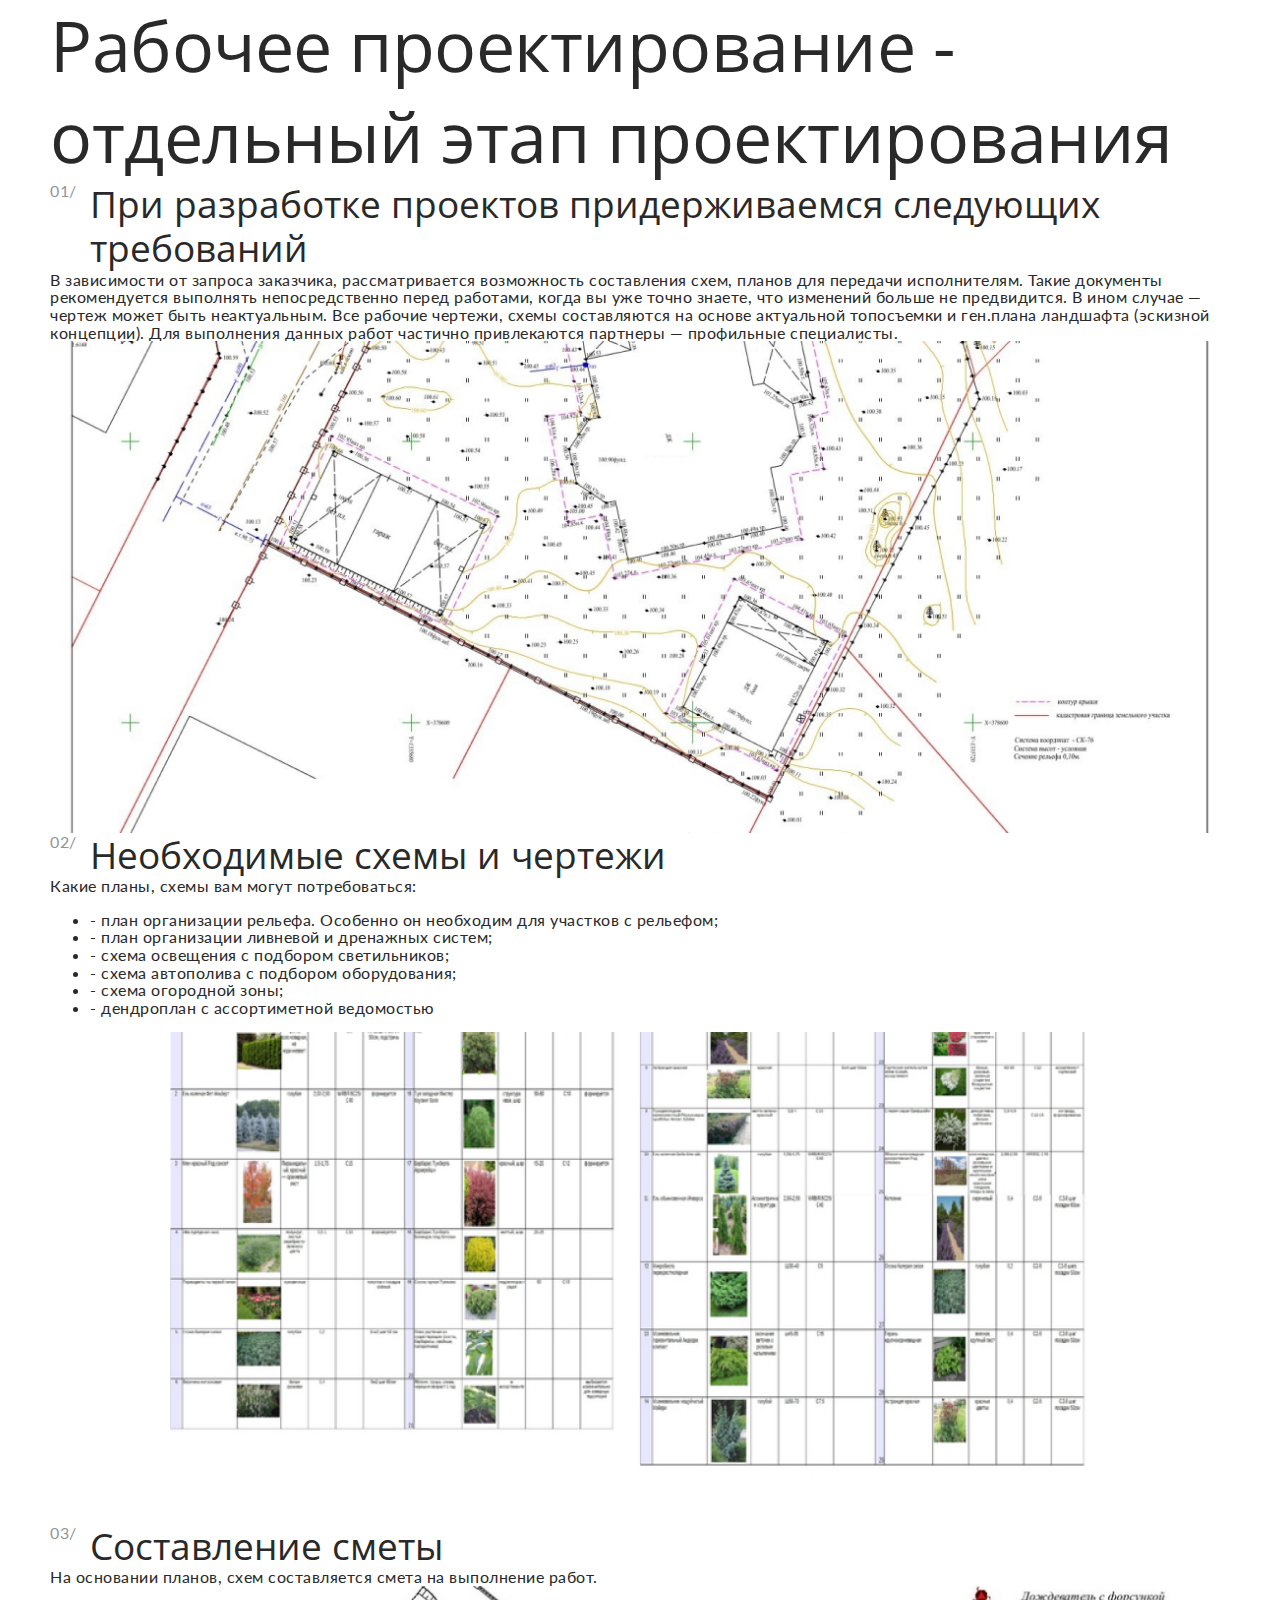
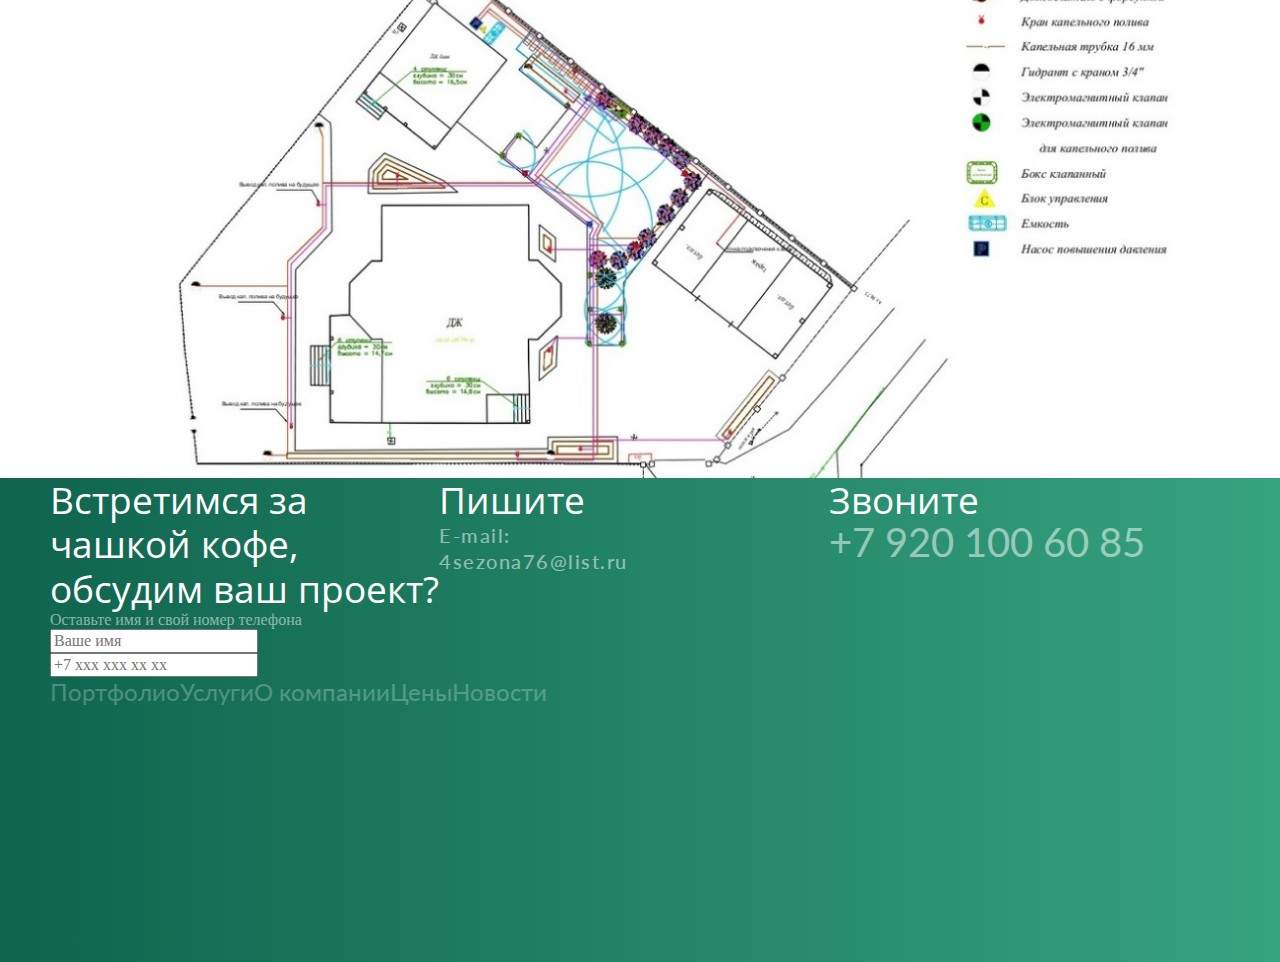
<file: pages/design.html>
<!DOCTYPE html>
<html lang="en">
<head>
    <meta charset="UTF-8">
    <meta name="viewport" content="width=se, initial-scale=1.0">
    <link rel="stylesheet" href="../css/design.css">
    <link rel="preconnect" href="https://fonts.googleapis.com">
    <link rel="preconnect" href="https://fonts.gstatic.com" crossorigin>
    <link href="https://fonts.googleapis.com/css2?family=Lato&family=Open+Sans&display=swap" rel="stylesheet">
 
    <title>Document</title>
</head>
<body>
    <main class="text_16_R">
        <section>
            <div class="container">
                <h1 class="H1_70_R_B">Рабочее проектирование - отдельный этап проектирования</h1>
                <div class="subtitle">
                    <p class="subtitle-number Button_18_R">01/</p>
                <h2 class="h2_37_R">При разработке проектов придерживаемся следующих требований</h2></div>
                <p>В зависимости от запроса заказчика, рассматривается возможность составления схем, планов для передачи исполнителям. Такие документы рекомендуется выполнять непосредственно перед работами, когда вы уже точно знаете, что изменений больше не предвидится. В ином случае — чертеж может быть неактуальным. Все рабочие чертежи, схемы составляются на основе актуальной топосъемки и ген.плана ландшафта (эскизной концепции). Для выполнения данных работ частично привлекаются партнеры — профильные специалисты.</p>
<img src="../images/design/design1.jpg" alt="">
            </div>
        </section>
        <section>
<div class="container">
    <div class="subtitle">
        <p class="subtitle-number Button_18_R">02/</p>
    <h2 class="h2_37_R">Необходимые схемы и чертежи</h2></div>
    <p>Какие планы, схемы вам могут потребоваться:</p>
    <ul>
        <li>- план организации рельефа. Особенно он необходим для участков с рельефом;</li>
        <li>- план организации ливневой и дренажных систем;</li>
        <li>- схема освещения с подбором светильников;</li>
        <li>- схема автополива с подбором оборудования;</li>
        <li>- схема огородной зоны;</li>
        <li>- дендроплан с ассортиметной ведомостью</li>
    </ul>
    <img src="../images/design/design2.jpg" alt="">
</div>

        </section>
        <section>
            <div class="container">                <div class="subtitle">
                <p class="subtitle-number Button_18_R">03/</p>
                <h2 class="h2_37_R">Составление сметы</h2></div>
                <p>На основании планов, схем составляется смета на выполнение работ.</p>
                <img src="../images/design/design3.jpg" alt="">
            </div>
        </section>
    </main>
    <footer class="footer">
        <div class="container">
            <div class="footer-content">
                <div class="footer-contentcolumn">
                    <p class="h2_37_R">
                        Встретимся за чашкой кофе, обсудим ваш проект?
                    </p>
                    <p class="Button_18_R">Оставьте имя и свой номер телефона</p>
                    <input type="text" placeholder="Ваше имя">
                    <input type="tel" name="" id="" placeholder="+7 ххх ххх хх хх">


                </div>
                <div class="footer-contentcolumn">
                    <p class="h2_37_R">Пишите</p>
                    <ul class="footer_social-list">
                        <li class="footer_social-item"></li>
                        <li class="footer_social-item"></li>
                        <li class="footer_social-item"></li>
                        <li class="footer_social-item"></li>
                        <li class="footer_social-item"></li>
                        <li class="footer_social-item"></li>
                    </ul>
                    <p class="caption_20_R_130">E-mail:</p>
                    <a class="caption_20_R_130" href="mailto:4sezona76@list.ru">4sezona76@list.ru</a>
                </div>
                <div class="footer-contentcolumn">
                    <p class="h2_37_R">Звоните</p>
                    <a href="tel:+79201006085" class="Numeric2_40 ">+7 920 100 60 85</a>
                </div>

            </div>
            <nav class="footer-nav menu_24_R">
                <ul class="li"><a href="">Портфолио</a></ul>
                <ul class="li"><a href="">Услуги</a></ul>
                <ul class="li"><a href="">О компании</a></ul>
                <ul class="li"><a href="">Цены</a></ul>
                <ul class="li"><a href="">Новости</a></ul>
            </nav>

        </div>

    </footer>
</body>
</html>
</file>
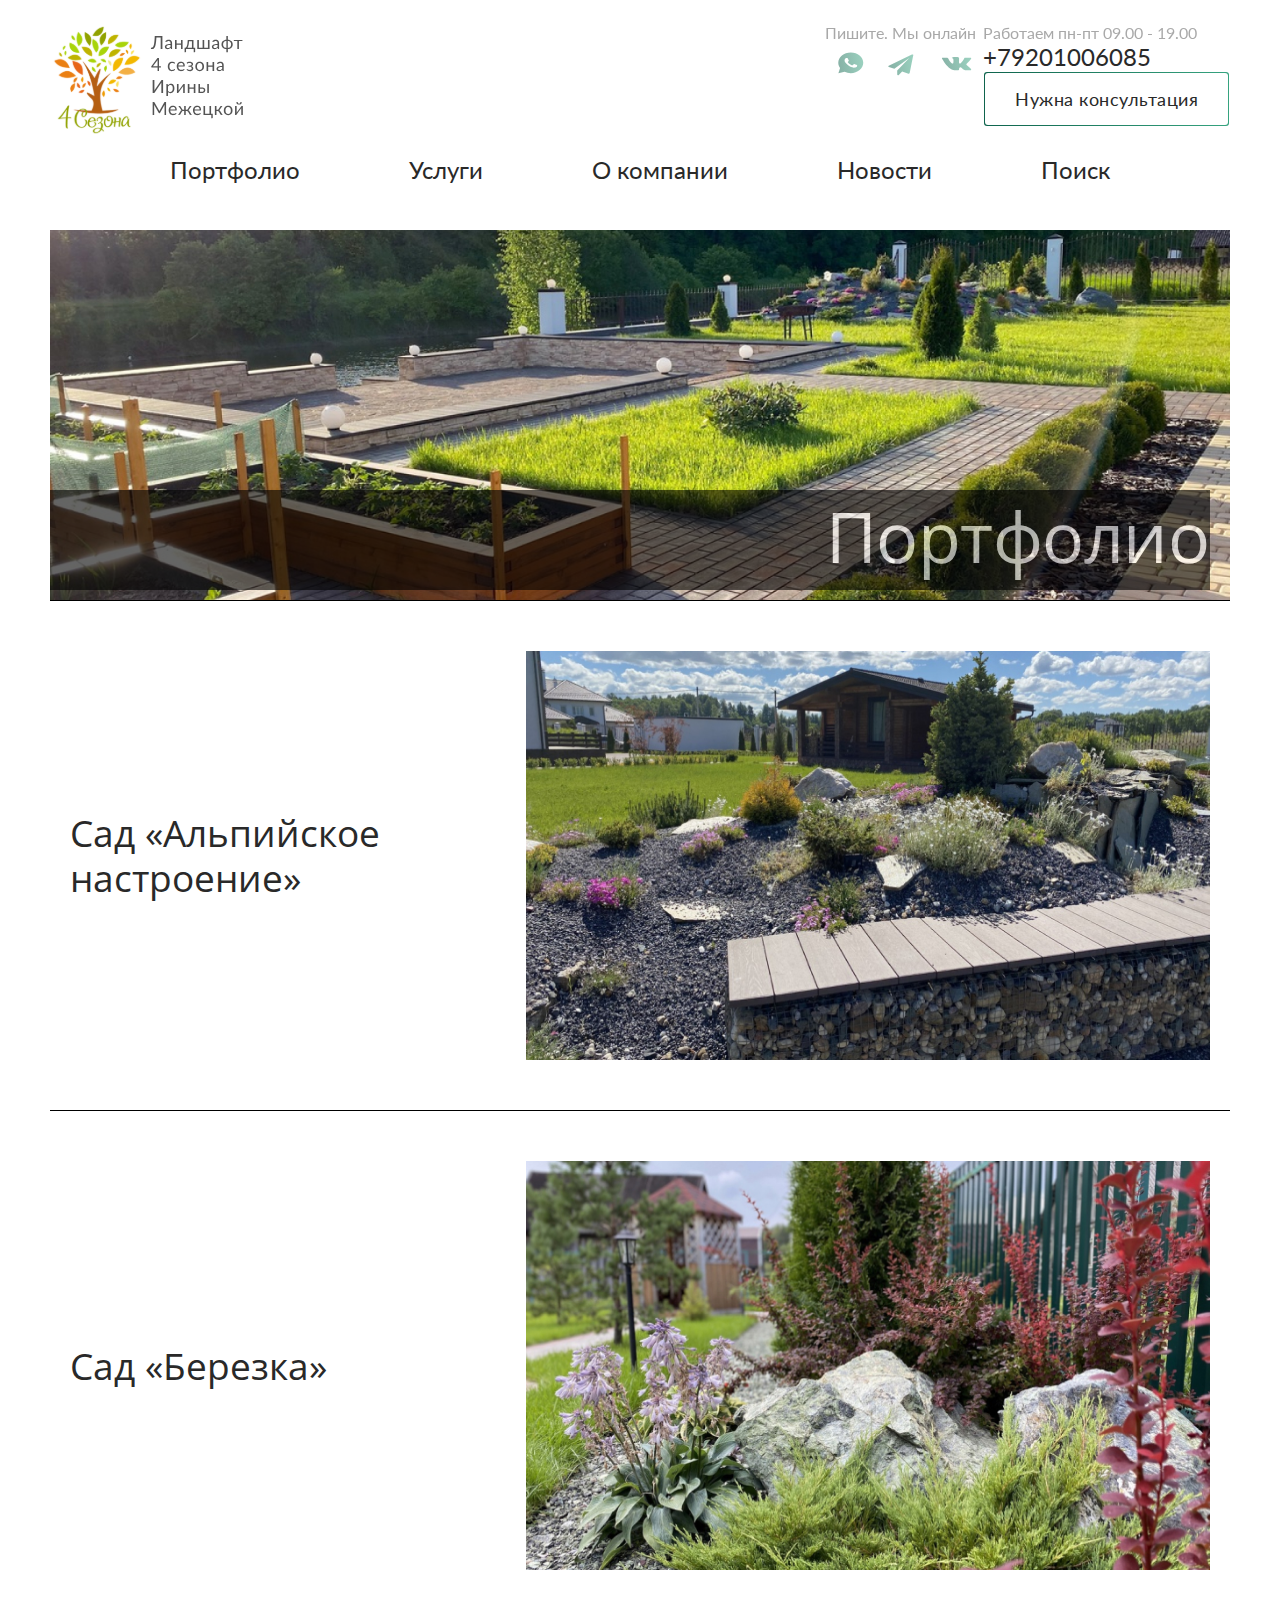
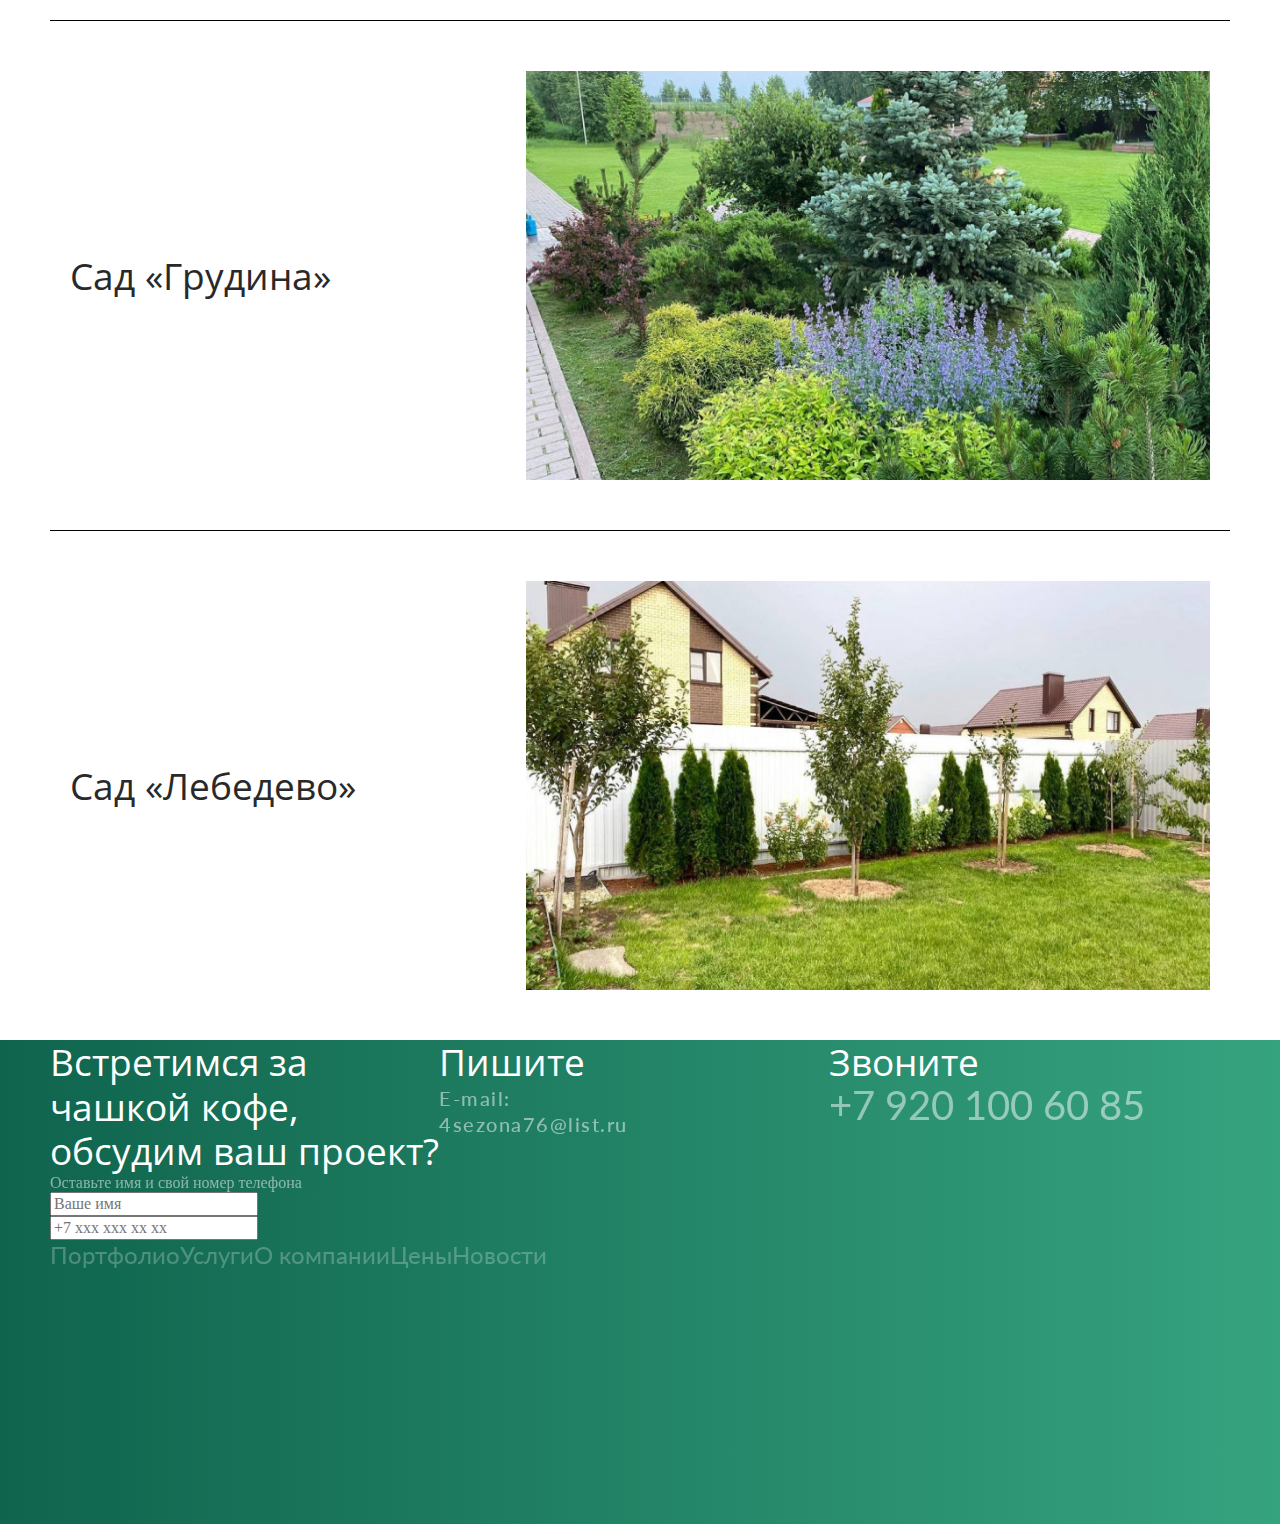
<file: pages/portfolio.html>
<!DOCTYPE html>
<html lang="en">

<head>
    <meta charset="UTF-8">
    <meta name="viewport" content="width=device-width, initial-scale=1.0">
    <link rel="stylesheet" href="../css/portfolio.css">
    <link rel="preconnect" href="https://fonts.googleapis.com">
    <link rel="preconnect" href="https://fonts.gstatic.com" crossorigin>
    <link href="https://fonts.googleapis.com/css2?family=Lato&family=Open+Sans&display=swap" rel="stylesheet">
    <title>Document</title>
    <title>Document</title>
</head>

<body>
    <header class="header">
        <div class="container">
            <div class="header-up">
                <div class="logo">
                    <img src="../images/header/лого.svg" alt="">
                    <a href="../images/header/лого.svg" class="logoimg"></a>
                </div>
                <div class="contact-info">
                    <div class="contact-info_social">
                        <div class="contact-info_text title_16_R_header">Пишите. Мы онлайн</div>
                        <ul class="social-list">
                            <li class="social-list_item"><a href="../images/header/whatsapp.svg"><img
                                        src="../images/header/whatsapp.svg" alt=""></a></li>
                            <li class="social-list_item"><a href="telegram.ru"><img src="../images/header/telegram.svg"
                                        alt=""></a></li>
                            <li class="social-list_item"><a href="vk.ru"><img src="../images/header/vk.svg" alt=""></a>
                            </li>
                        </ul>
                    </div>
                    <div class="contact-info_work">
                        <div class="work_time title_16_R_header">Работаем пн-пт 09.00 - 19.00</div>
                        <a href="" class="tel menu_24_R">+79201006085</a>
                        <button class="button-white">Нужна консультация</button>
                    </div>
                </div>
            </div>
            <nav class="main-navigation">
                <ul class="nav-list menu_24_R">
                    <li class="nav-item"><a href="">Портфолио</a></li>
                    <li class="nav-item"><a href="">Услуги</a></li>
                    <li class="nav-item"><a href="">О компании</a></li>
                    <li class="nav-item"><a href="">Новости</a></li>
                    <li class="nav-item"><a href="">Поиск</a></li>
                </ul>

            </nav>
        </div>
    </header>

    <main>
        <section class="main-header">
            <div class="container main-header_container">
                <img src="../images/portfolio/portmain.jpg" alt="">
                <div class="shadow">
                    <h1 class=" title H1_70_R_W">Портфолио</h1>
                </div>

            </div>

        </section>

        <section class="content">
            <div class="container">
                <ul class="portfolio-list">
                    <li class="portfolio-item">
                        <h2 class="h2_37_R" >Сад «Альпийское настроение»</h2>
                        <img src="../images/portfolio/p1.jpg" alt="">
                    </li>
                    <li class="portfolio-item">
                        <h2 class="h2_37_R">Сад «Березка»</h2>
                        <img src="../images/portfolio/p2.jpg" alt="">

                    </li>
                    <li class="portfolio-item">
                        <h2 class="h2_37_R">Сад «Грудина»</h2>
                        <img src="../images/portfolio/p3.jpg" alt="">

                    </li>
                    <li class="portfolio-item">
                        <h2 class="h2_37_R">Сад «Лебедево»</h2>
                        <img src="../images/portfolio/p4.jpg" alt="">

                    </li>

                </ul>
            </div>

        </section>
        <section class="form"></section>
    </main>

    <footer class="footer">
        <div class="container">
            <div class="footer-content">
                <div class="footer-contentcolumn">
                    <p class="h2_37_R">
                        Встретимся за чашкой кофе, обсудим ваш проект?
                    </p>
                    <p class="Button_18_R">Оставьте имя и свой номер телефона</p>
                    <input type="text" placeholder="Ваше имя">
                    <input type="tel" name="" id="" placeholder="+7 ххх ххх хх хх">


                </div>
                <div class="footer-contentcolumn">
                    <p class="h2_37_R">Пишите</p>
                    <ul class="footer_social-list">
                        <li class="footer_social-item"></li>
                        <li class="footer_social-item"></li>
                        <li class="footer_social-item"></li>
                        <li class="footer_social-item"></li>
                        <li class="footer_social-item"></li>
                        <li class="footer_social-item"></li>
                    </ul>
                    <p class="caption_20_R_130">E-mail:</p>
                    <a class="caption_20_R_130" href="mailto:4sezona76@list.ru">4sezona76@list.ru</a>
                </div>
                <div class="footer-contentcolumn">
                    <p class="h2_37_R">Звоните</p>
                    <a href="tel:+79201006085" class="Numeric2_40 ">+7 920 100 60 85</a>
                </div>

            </div>
            <nav class="footer-nav menu_24_R">
                <ul class="li"><a href="">Портфолио</a></ul>
                <ul class="li"><a href="">Услуги</a></ul>
                <ul class="li"><a href="">О компании</a></ul>
                <ul class="li"><a href="">Цены</a></ul>
                <ul class="li"><a href="">Новости</a></ul>
            </nav>

        </div>

    </footer>

</body>

</html>
</file>
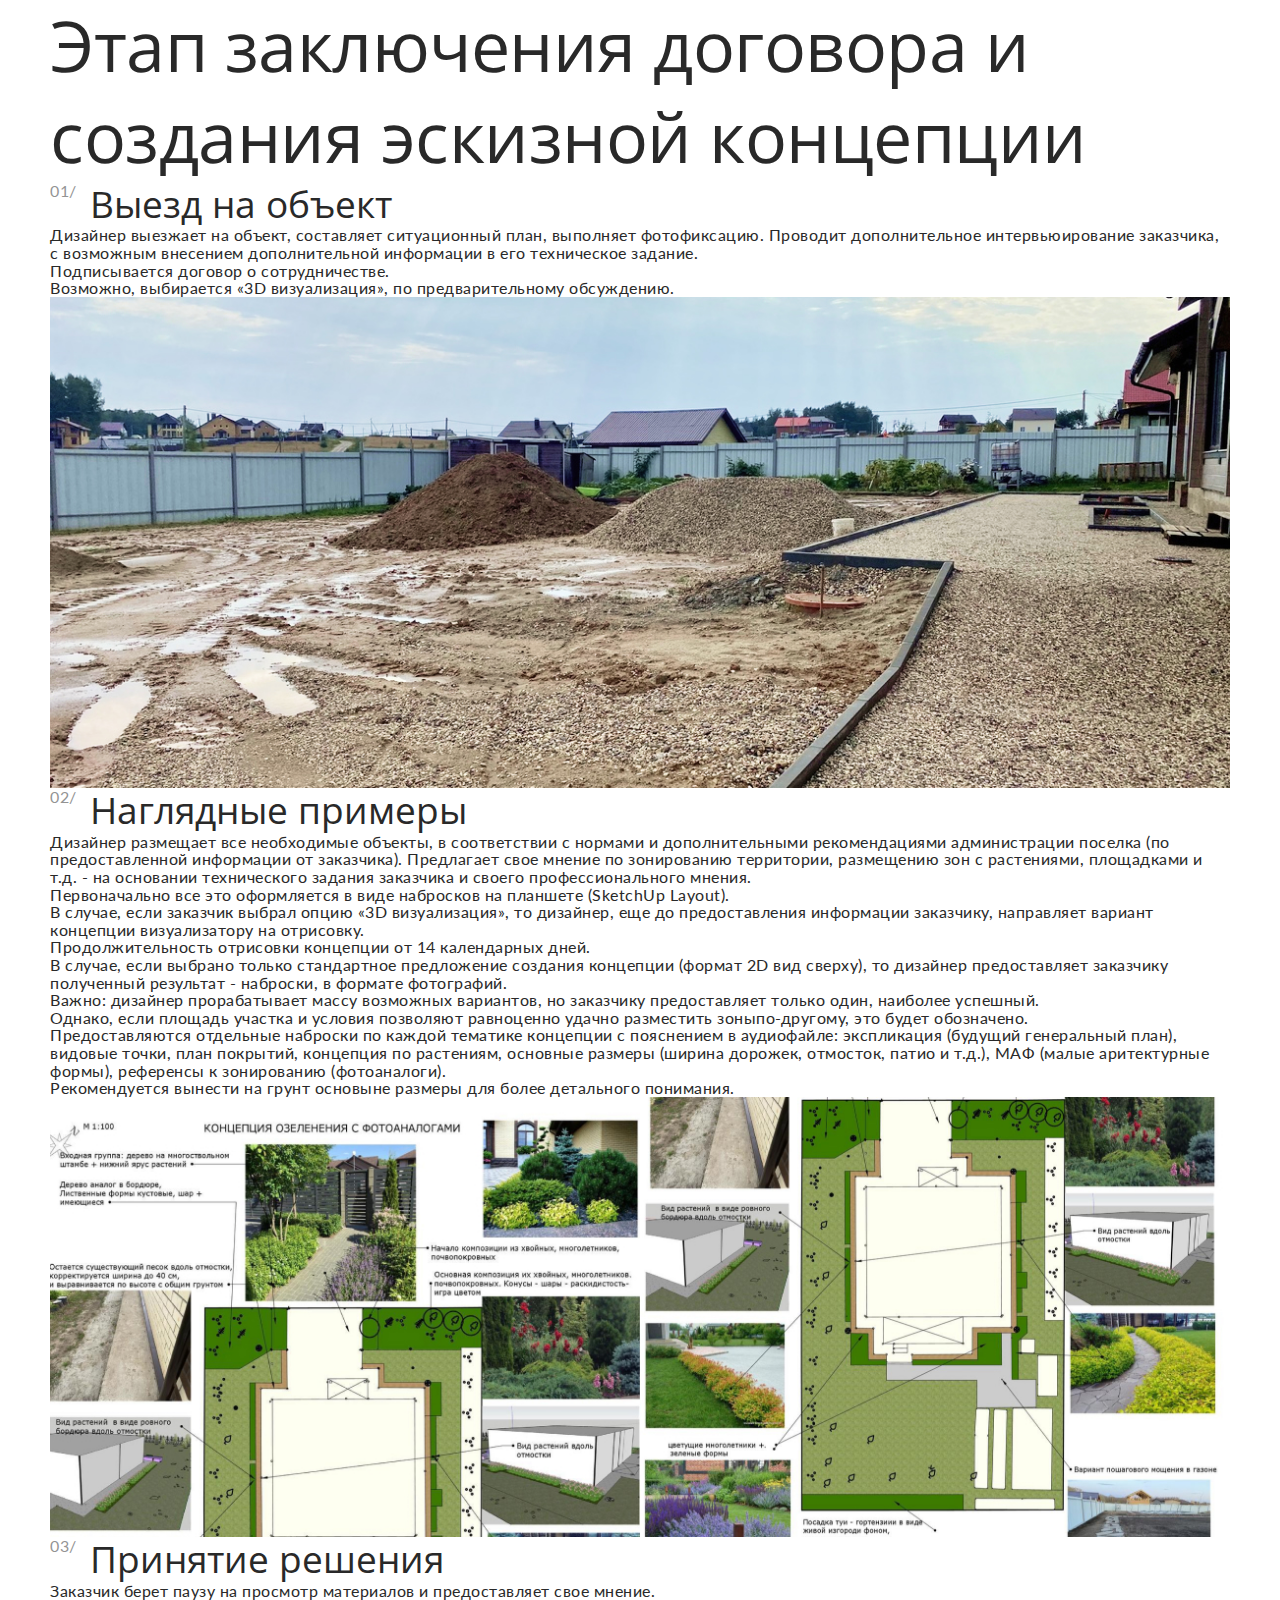
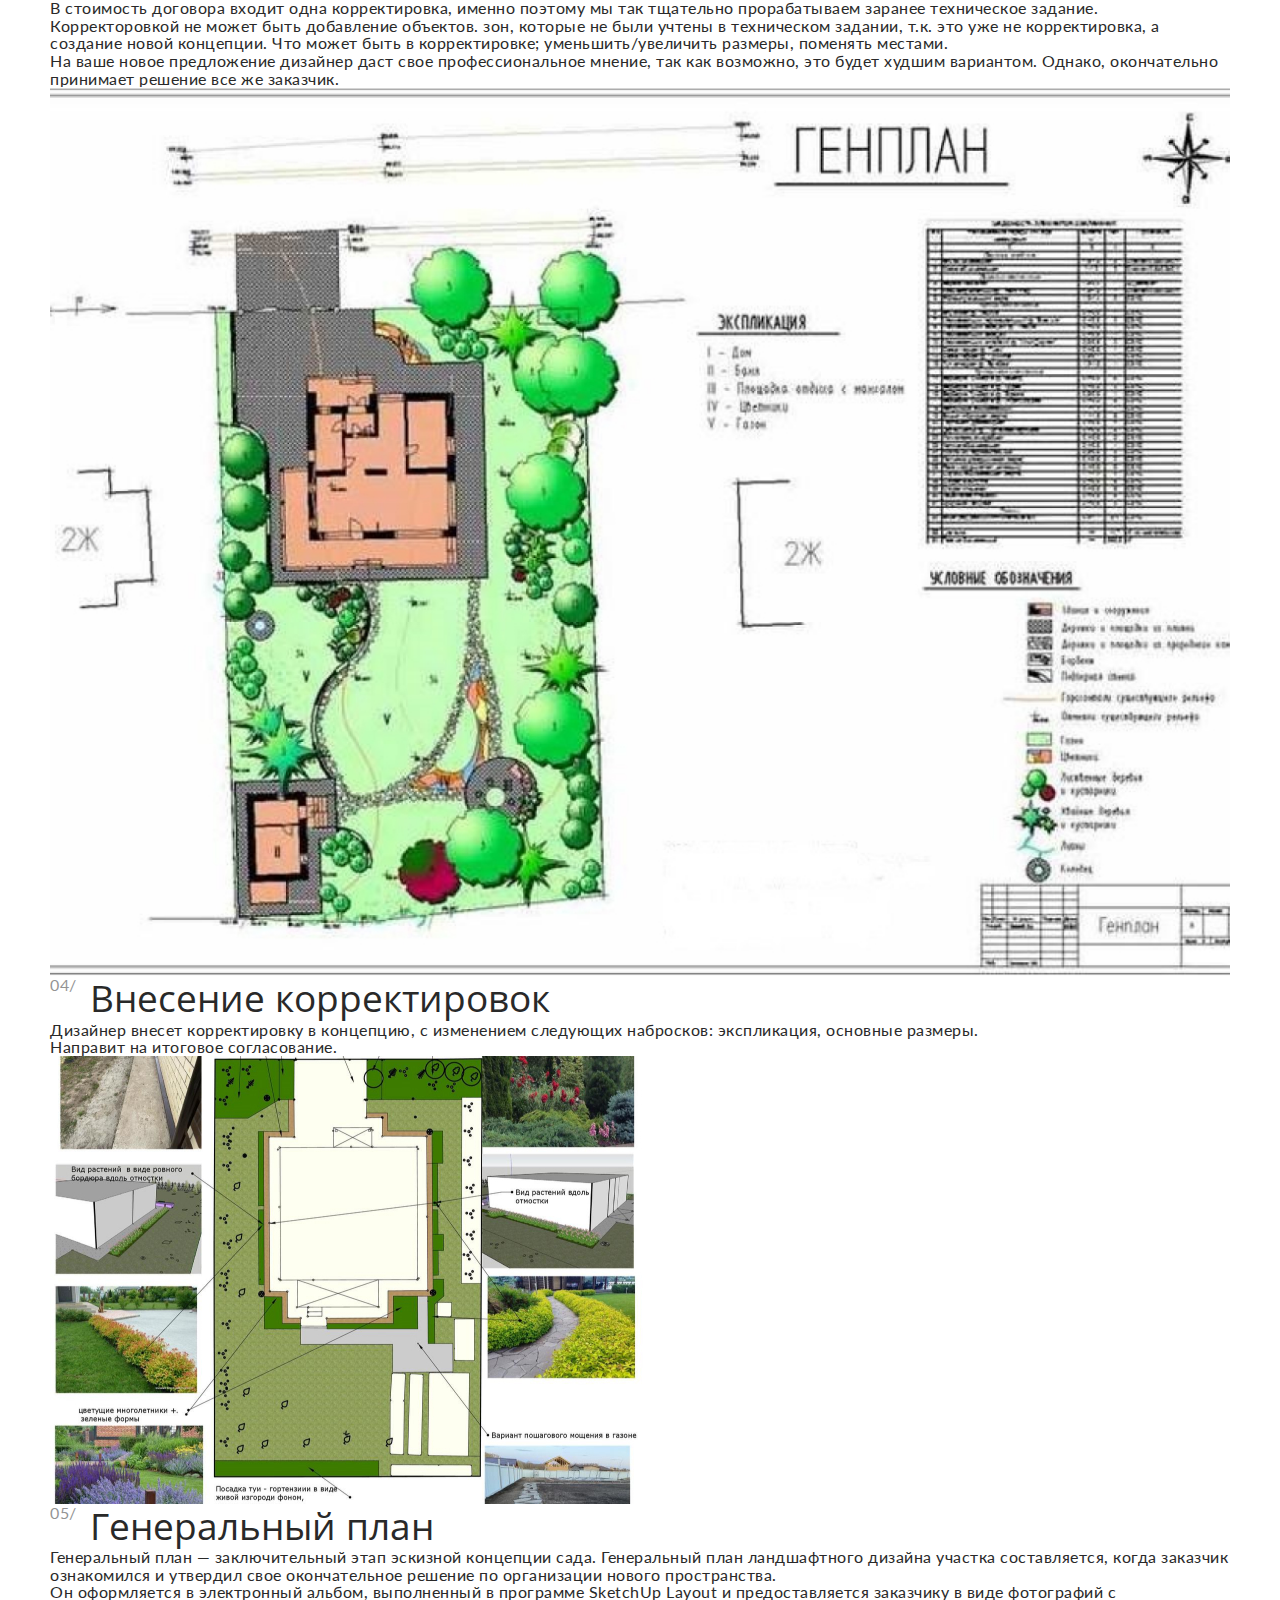
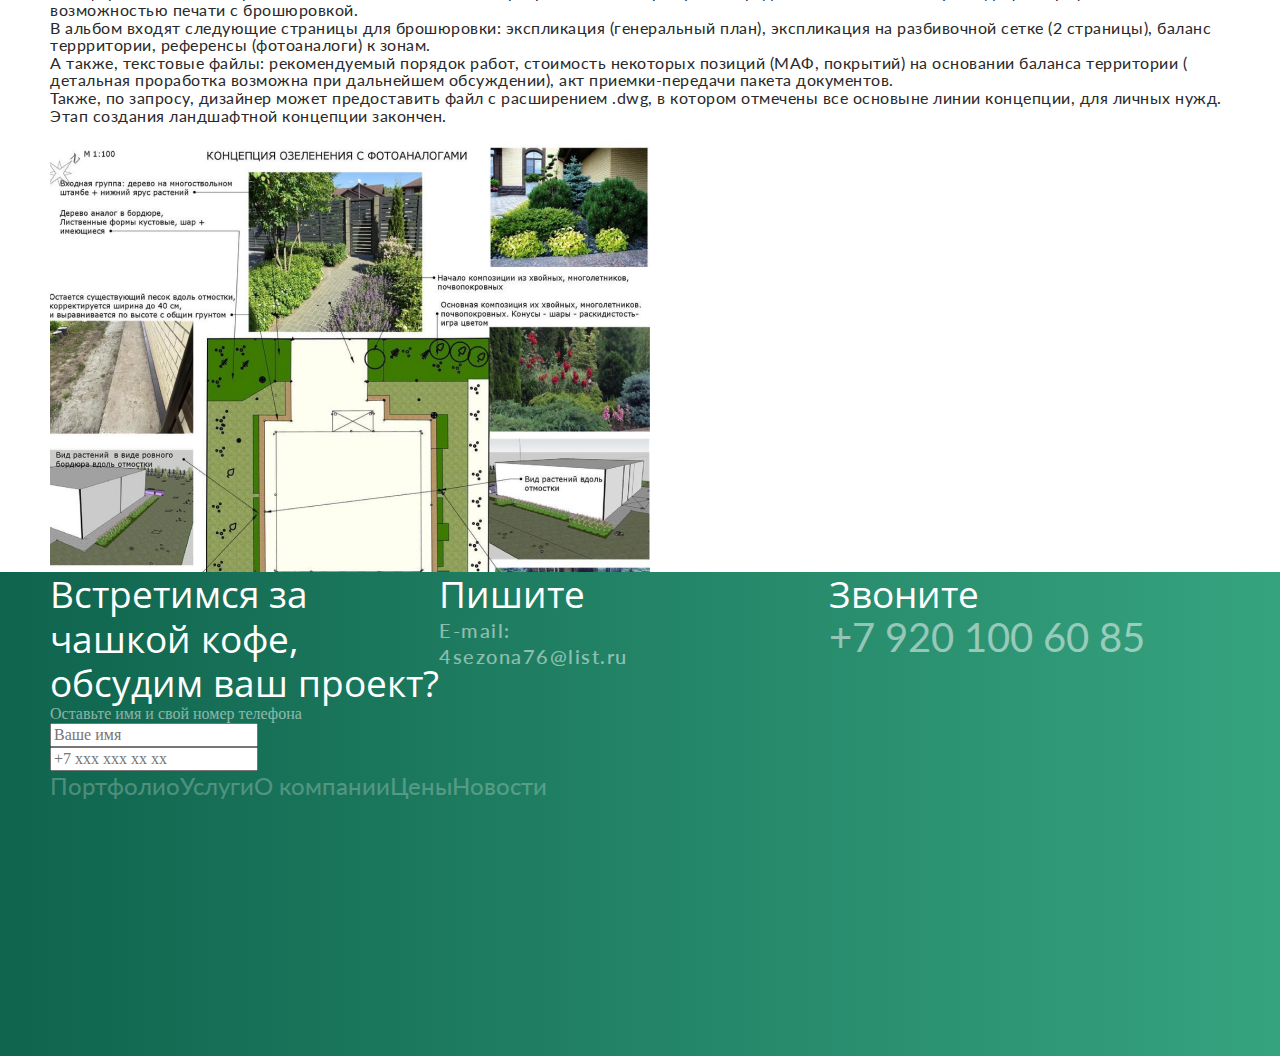
<file: pages/sketch.html>
<!DOCTYPE html>
<html lang="en">

<head>
    <meta charset="UTF-8">
    <meta name="viewport" content="width=device-width, initial-scale=1.0">
    <link rel="stylesheet" href="../css/sketch.css">
    <link rel="preconnect" href="https://fonts.googleapis.com">
    <link rel="preconnect" href="https://fonts.gstatic.com" crossorigin>
    <link href="https://fonts.googleapis.com/css2?family=Lato&family=Open+Sans&display=swap" rel="stylesheet">
    <title>Document</title>
</head>

<body>
    <main class="text_16_R">

    <section>
        <div class="container">
            <h1 class="H1_70_R_B">Этап заключения договора и создания эскизной концепции</h1>
        <div class="subtitle">
            <p class="subtitle-number Button_18_R">01/</p>
            <h2 class="h2_37_R">Выезд на объект</h2>
        </div>
  
        <p >Дизайнер выезжает на объект, составляет ситуационный план, выполняет фотофиксацию. Проводит дополнительное
            интервьюирование заказчика, с возможным внесением дополнительной информации в его техническое задание.</p>
        <p >Подписывается договор о сотрудничестве.</p>
        <p >Возможно, выбирается «3D визуализация», по предварительному обсуждению.</p>
        <img src="../images/sketch/sketch1.jpg" alt=""></div>
    </section>
    <section>
        <div class="container">
            <div class="subtitle">
                <p class="subtitle-number Button_18_R">02/</p>
        <h2 class="h2_37_R">Наглядные примеры</h2></div>
        <p>Дизайнер размещает все необходимые объекты, в соответствии с нормами и дополнительными рекомендациями
            администрации поселка (по предоставленной информации от заказчика). Предлагает свое мнение по зонированию
            территории, размещению зон с растениями, площадками и т.д. - на основании технического задания заказчика и
            своего профессионального мнения.</p>
        <p>Первоначально все это оформляется в виде набросков на планшете (SketchUp Layout).</p>

        <p>В случае, если заказчик выбрал опцию «3D визуализация», то дизайнер, еще до предоставления информации
            заказчику, направляет вариант концепции визуализатору на отрисовку.</p>

        <p>Продолжительность отрисовки концепции от 14 календарных дней.</p>
        <p>В случае, если выбрано только стандартное предложение создания концепции (формат 2D вид сверху), то дизайнер
            предоставляет заказчику полученный результат - наброски, в формате фотографий.</p>

        <p>Важно: дизайнер прорабатывает массу возможных вариантов, но заказчику предоставляет только один, наиболее
            успешный.</p>
        <p>Однако, если площадь участка и условия позволяют равноценно удачно разместить зоныпо-другому, это будет
            обозначено.</p>

        <p>Предоставляются отдельные наброски по каждой тематике концепции с пояснением в аудиофайле: экспликация
            (будущий генеральный план), видовые точки, план покрытий, концепция по растениям, основные размеры (ширина
            дорожек, отмосток, патио и т.д.), МАФ (малые аритектурные формы), референсы к зонированию (фотоаналоги).</p>

        <p>Рекомендуется вынести на грунт основыне размеры для более детального понимания.</p>
        <img src="../images/sketch/sketch2.jpg"  alt="">
    </div> 
    <!-- <img src="../images/sketch/sketch2-2.jpg"  alt=""></div> -->
    </section>
        <section>
            <div class="container">
                <div class="subtitle">
                    <p class="subtitle-number Button_18_R">03/</p>
                <h2 class="h2_37_R">Принятие решения</h2></div>
                <p>Заказчик берет паузу на просмотр материалов и предоставляет свое мнение. </p>
                <p>В стоимость договора входит одна корректировка, именно поэтому мы так тщательно прорабатываем заранее
                    техническое задание.</p>
                <p>Корректоровкой не может быть добавление объектов. зон, которые не были учтены в техническом задании,
                    т.к. это уже не корректировка, а создание новой концепции. Что может быть в корректировке;
                    уменьшить/увеличить размеры, поменять местами.</p>
                <p>На ваше новое предложение дизайнер даст свое профессиональное мнение, так как возможно, это будет
                    худшим вариантом. Однако, окончательно принимает решение все же заказчик.</p>
                <img src="../images/sketch/sketch3.jpg"  alt="">


            </div>
        </section>
        <section>
            <div class="container">
                <div class="subtitle">
                    <p class="subtitle-number Button_18_R">04/</p>
                <h2 class="h2_37_R">Внесение корректировок</h2></div>
                <p>Дизайнер внесет корректировку в концепцию, с изменением следующих набросков: экспликация, основные
                    размеры.</p>
                <p>Направит на итоговое согласование.</p>
                <img src="../images/sketch/sketch4.jpg"  alt="">
            </div>
        </section>

        <section>
            <div class="container">
                <div class="subtitle">
                    <p class="subtitle-number Button_18_R">05/</p>
                <h2 class="h2_37_R">Генеральный план</h2></div>
                <p>Генеральный план — заключительный этап эскизной концепции сада. Генеральный план ландшафтного дизайна участка составляется, когда заказчик ознакомился и утвердил свое окончательное решение по организации нового пространства. </p>
            
            <p>Он оформляется в электронный альбом, выполненный в программе SketchUp Layout и предоставляется заказчику в виде фотографий с возможностью печати с брошюровкой.</p>
            <p>В альбом входят следующие страницы для брошюровки: экспликация (генеральный план), экспликация на разбивочной сетке (2 страницы), баланс террритории, референсы (фотоаналоги) к зонам.</p>
            <p>А также, текстовые файлы: рекомендуемый порядок работ, стоимость некоторых позиций (МАФ, покрытий) на основании баланса территории ( детальная проработка возможна при дальнейшем обсуждении), акт приемки-передачи пакета документов.</p>
            <p>Также, по запросу, дизайнер может предоставить файл с расширением .dwg, в котором отмечены все основыне линии концепции, для личных нужд.</p>
            <p>Этап создания ландшафтной концепции закончен.</p>
            <img src="../images/sketch/sketch5.jpg"  alt="">
            
            
            </div>
        </section>

    </main>



        <footer class="footer">
            <div class="container">
                <div class="footer-content">
                    <div class="footer-contentcolumn">
                        <p class="h2_37_R">
                            Встретимся за чашкой кофе, обсудим ваш проект?
                        </p>
                        <p class="Button_18_R">Оставьте имя и свой номер телефона</p>
                        <input type="text" placeholder="Ваше имя">
                        <input type="tel" name="" id="" placeholder="+7 ххх ххх хх хх">
    
    
                    </div>
                    <div class="footer-contentcolumn">
                        <p class="h2_37_R">Пишите</p>
                        <ul class="footer_social-list">
                            <li class="footer_social-item"></li>
                            <li class="footer_social-item"></li>
                            <li class="footer_social-item"></li>
                            <li class="footer_social-item"></li>
                            <li class="footer_social-item"></li>
                            <li class="footer_social-item"></li>
                        </ul>
                        <p class="caption_20_R_130">E-mail:</p>
                        <a class="caption_20_R_130" href="mailto:4sezona76@list.ru">4sezona76@list.ru</a>
                    </div>
                    <div class="footer-contentcolumn">
                        <p class="h2_37_R">Звоните</p>
                        <a href="tel:+79201006085" class="Numeric2_40 ">+7 920 100 60 85</a>
                    </div>
    
                </div>
                <nav class="footer-nav menu_24_R">
                    <ul class="li"><a href="">Портфолио</a></ul>
                    <ul class="li"><a href="">Услуги</a></ul>
                    <ul class="li"><a href="">О компании</a></ul>
                    <ul class="li"><a href="">Цены</a></ul>
                    <ul class="li"><a href="">Новости</a></ul>
                </nav>
    
            </div>
    
        </footer>

 
</body>

</html>
</file>
<file: css/design.css>
html {
  box-sizing: border-box;
  scroll-behavior: smooth;
}

* {
  -webkit-tap-highlight-color: transparent;
}

*,
*::after,
*::before {
  box-sizing: inherit;
}

ul[class],
ol[class] {
  padding: 0;
}

body,
h1,
h2,
h3,
h4,
h5,
h6,
p,
ul[class],
ol[class],
li,
figure,
figcaption,
blockquote,
dl,
dd {
  margin: 0;
}

ul[class] {
  list-style: none;
}

img {
  max-width: 100%;
  display: block;
}

input,
button,
textarea,
select {
  font: inherit;
}

h1, h2, h3 {
  font-weight: 400;
}

.text_16_R {
  font-family: "Lato", sans-serif;
  font-size: 16px;
  font-style: normal;
  line-height: 110%;
  letter-spacing: 0.5px;
  color: #292929;
}

.title_16_R_header, .title_16_R {
  font-family: "Lato", sans-serif;
  font-size: 16px;
  font-style: normal;
  letter-spacing: 0px;
  color: #292929;
}

button {
  font-family: "Lato", sans-serif;
  font-size: 18px;
  font-style: normal;
  letter-spacing: 0.5px;
}

.menu_20R {
  font-family: "Lato", sans-serif;
  font-size: 18px;
  font-style: normal;
  letter-spacing: 0px;
}

.descriptoin_20_R {
  font-family: "Lato", sans-serif;
  font-size: 20px;
  font-style: normal;
  line-height: 40px;
  letter-spacing: 2px;
  color: #545454;
}

.caption_20_R_130 {
  font-family: "Lato", sans-serif;
  font-size: 20px;
  font-style: normal;
  font-weight: 500;
  line-height: 130%;
  letter-spacing: 1.5px;
  color: #292929;
}

.menu_24_R {
  font-family: "Lato", sans-serif;
  font-size: 24px;
  font-style: normal;
  font-weight: 400;
  letter-spacing: 0px;
  color: #292929;
}

.Numeric2_40 {
  font-family: "Lato", sans-serif;
  font-size: 40px;
  font-style: normal;
  font-weight: 400;
  line-height: 100%;
  letter-spacing: 0px;
}

.H5_20_R {
  font-family: "Open Sans", sans-serif;
  font-size: 20px;
  font-style: normal;
  line-height: 120%;
  letter-spacing: 0px;
  color: #292929;
}

.h3_31_R {
  font-family: "Open Sans", sans-serif;
  font-size: 31px;
  font-style: normal;
  line-height: 130%;
  letter-spacing: 0px;
  color: #292929;
}

.h2_37_R {
  font-family: "Open Sans", sans-serif;
  font-size: 37px;
  font-style: normal;
  line-height: 120%;
  letter-spacing: 0px;
  color: #292929;
}

.numeric_50_R {
  font-family: "Open Sans", sans-serif;
  font-size: 50px;
  font-style: normal;
  line-height: 130%;
  letter-spacing: 0px;
  color: #545454;
}

.H1_70_R_B, .H1_70_R_W {
  font-size: 70px;
  letter-spacing: -0.5px;
  line-height: 130%;
  font: 400;
  font-family: "Open Sans", sans-serif;
  font-weight: normal;
}

.Numeric_100_R {
  font-family: "Open Sans", sans-serif;
  font-size: 100px;
  font-style: normal;
  line-height: 100%;
  letter-spacing: 0px;
  color: #292929;
}

.text_16_R {
  font-family: "Lato", sans-serif;
  font-size: 16px;
  font-style: normal;
  line-height: 110%;
  letter-spacing: 0.5px;
  color: #292929;
}

.title_16_R_header, .title_16_R {
  font-family: "Lato", sans-serif;
  font-size: 16px;
  font-style: normal;
  letter-spacing: 0px;
  color: #292929;
}

button {
  font-family: "Lato", sans-serif;
  font-size: 18px;
  font-style: normal;
  letter-spacing: 0.5px;
}

.menu_20R {
  font-family: "Lato", sans-serif;
  font-size: 18px;
  font-style: normal;
  letter-spacing: 0px;
}

.descriptoin_20_R {
  font-family: "Lato", sans-serif;
  font-size: 20px;
  font-style: normal;
  line-height: 40px;
  letter-spacing: 2px;
  color: #545454;
}

.caption_20_R_130 {
  font-family: "Lato", sans-serif;
  font-size: 20px;
  font-style: normal;
  font-weight: 500;
  line-height: 130%;
  letter-spacing: 1.5px;
  color: #292929;
}

.menu_24_R {
  font-family: "Lato", sans-serif;
  font-size: 24px;
  font-style: normal;
  font-weight: 400;
  letter-spacing: 0px;
  color: #292929;
}

.Numeric2_40 {
  font-family: "Lato", sans-serif;
  font-size: 40px;
  font-style: normal;
  font-weight: 400;
  line-height: 100%;
  letter-spacing: 0px;
}

.H5_20_R {
  font-family: "Open Sans", sans-serif;
  font-size: 20px;
  font-style: normal;
  line-height: 120%;
  letter-spacing: 0px;
  color: #292929;
}

.h3_31_R {
  font-family: "Open Sans", sans-serif;
  font-size: 31px;
  font-style: normal;
  line-height: 130%;
  letter-spacing: 0px;
  color: #292929;
}

.h2_37_R {
  font-family: "Open Sans", sans-serif;
  font-size: 37px;
  font-style: normal;
  line-height: 120%;
  letter-spacing: 0px;
  color: #292929;
}

.numeric_50_R {
  font-family: "Open Sans", sans-serif;
  font-size: 50px;
  font-style: normal;
  line-height: 130%;
  letter-spacing: 0px;
  color: #545454;
}

.H1_70_R_B, .H1_70_R_W {
  font-size: 70px;
  letter-spacing: -0.5px;
  line-height: 130%;
  font: 400;
  font-family: "Open Sans", sans-serif;
  font-weight: normal;
}

.Numeric_100_R {
  font-family: "Open Sans", sans-serif;
  font-size: 100px;
  font-style: normal;
  line-height: 100%;
  letter-spacing: 0px;
  color: #292929;
}

.container {
  max-width: 1180px;
  margin: 0 auto;
}

button {
  width: -moz-fit-content;
  width: fit-content;
  padding: 0 30px 0;
  height: 54px;
  border-radius: 3px;
  cursor: pointer;
}
button .prev {
  border: none;
}

.button-green {
  background-image: linear-gradient(to right, #0F644D, #36A37F);
  border: none;
  color: #FFFFFF;
}

.button-green:hover, .button-transparent:hover {
  background-image: none;
  background-color: #FFFFFF;
  color: #545454;
  cursor: pointer;
}

.button-transparent {
  background-color: transparent;
  border: 1px solid #FFFFFF;
  color: #FFFFFF;
}

.button-white {
  margin: 2px;
  border: none;
  height: 52px;
  color: #292929;
  background-color: #FFFFFF;
  position: relative;
}
.button-white::before {
  content: "";
  position: absolute;
  top: -1px;
  bottom: -1px;
  left: -1px;
  right: -1px;
  background: linear-gradient(to right, #0F644D, #36A37F);
  border-radius: 3px;
  z-index: -1;
}
.button-white:hover {
  background-image: linear-gradient(to right, #0F644D, #36A37F);
  border: none;
  color: #FFFFFF;
}

a {
  text-decoration: none;
}

.header a {
  color: #292929;
}
.header a:hover {
  color: #0F644D;
}

.footer a {
  color: #FFFFFF;
  opacity: 0.5;
}

.descriptoin_20_R {
  opacity: 0.5;
}

.numeric_50_R {
  opacity: 0.5;
}

.title_16_R_header {
  color: #545454;
  opacity: 0.5;
}

.H1_70_R_W {
  color: #FFFFFF;
}

.H1_70_R_B {
  color: #292929;
}

.Numeric2_40 {
  color: #FFFFFF;
  opacity: 0.5;
}

.footer {
  height: 484px;
  background-image: linear-gradient(to right, #0F644D, #36A37F);
}
.footer .h2_37_R {
  color: white;
}
.footer .caption_20_R_130, .footer .Button_18_R, .footer .menu_24_R {
  color: white;
  opacity: 0.5;
}
.footer .Numeric2_40 * {
  color: white;
}
.footer .footer-content {
  display: flex;
}
.footer .footer-content .footer-contentcolumn {
  width: 33%;
}
.footer .footer-nav {
  display: flex;
}

.subtitle {
  position: relative;
  margin-left: 40px;
}
.subtitle .subtitle-number {
  position: absolute;
  left: -40px;
  opacity: 0.5;
}/*# sourceMappingURL=design.css.map */
</file>
<file: css/portfolio.css>
html {
  box-sizing: border-box;
  scroll-behavior: smooth;
}

* {
  -webkit-tap-highlight-color: transparent;
}

*,
*::after,
*::before {
  box-sizing: inherit;
}

ul[class],
ol[class] {
  padding: 0;
}

body,
h1,
h2,
h3,
h4,
h5,
h6,
p,
ul[class],
ol[class],
li,
figure,
figcaption,
blockquote,
dl,
dd {
  margin: 0;
}

ul[class] {
  list-style: none;
}

img {
  max-width: 100%;
  display: block;
}

input,
button,
textarea,
select {
  font: inherit;
}

h1, h2, h3 {
  font-weight: 400;
}

.text_16_R {
  font-family: "Lato", sans-serif;
  font-size: 16px;
  font-style: normal;
  line-height: 110%;
  letter-spacing: 0.5px;
  color: #292929;
}

.title_16_R_header, .title_16_R {
  font-family: "Lato", sans-serif;
  font-size: 16px;
  font-style: normal;
  letter-spacing: 0px;
  color: #292929;
}

button {
  font-family: "Lato", sans-serif;
  font-size: 18px;
  font-style: normal;
  letter-spacing: 0.5px;
}

.menu_20R {
  font-family: "Lato", sans-serif;
  font-size: 18px;
  font-style: normal;
  letter-spacing: 0px;
}

.descriptoin_20_R {
  font-family: "Lato", sans-serif;
  font-size: 20px;
  font-style: normal;
  line-height: 40px;
  letter-spacing: 2px;
  color: #545454;
}

.caption_20_R_130 {
  font-family: "Lato", sans-serif;
  font-size: 20px;
  font-style: normal;
  font-weight: 500;
  line-height: 130%;
  letter-spacing: 1.5px;
  color: #292929;
}

.menu_24_R {
  font-family: "Lato", sans-serif;
  font-size: 24px;
  font-style: normal;
  font-weight: 400;
  letter-spacing: 0px;
  color: #292929;
}

.Numeric2_40 {
  font-family: "Lato", sans-serif;
  font-size: 40px;
  font-style: normal;
  font-weight: 400;
  line-height: 100%;
  letter-spacing: 0px;
}

.H5_20_R {
  font-family: "Open Sans", sans-serif;
  font-size: 20px;
  font-style: normal;
  line-height: 120%;
  letter-spacing: 0px;
  color: #292929;
}

.h3_31_R {
  font-family: "Open Sans", sans-serif;
  font-size: 31px;
  font-style: normal;
  line-height: 130%;
  letter-spacing: 0px;
  color: #292929;
}

.h2_37_R {
  font-family: "Open Sans", sans-serif;
  font-size: 37px;
  font-style: normal;
  line-height: 120%;
  letter-spacing: 0px;
  color: #292929;
}

.numeric_50_R {
  font-family: "Open Sans", sans-serif;
  font-size: 50px;
  font-style: normal;
  line-height: 130%;
  letter-spacing: 0px;
  color: #545454;
}

.H1_70_R_B, .H1_70_R_W {
  font-size: 70px;
  letter-spacing: -0.5px;
  line-height: 130%;
  font: 400;
  font-family: "Open Sans", sans-serif;
  font-weight: normal;
}

.Numeric_100_R {
  font-family: "Open Sans", sans-serif;
  font-size: 100px;
  font-style: normal;
  line-height: 100%;
  letter-spacing: 0px;
  color: #292929;
}

.text_16_R {
  font-family: "Lato", sans-serif;
  font-size: 16px;
  font-style: normal;
  line-height: 110%;
  letter-spacing: 0.5px;
  color: #292929;
}

.title_16_R_header, .title_16_R {
  font-family: "Lato", sans-serif;
  font-size: 16px;
  font-style: normal;
  letter-spacing: 0px;
  color: #292929;
}

button {
  font-family: "Lato", sans-serif;
  font-size: 18px;
  font-style: normal;
  letter-spacing: 0.5px;
}

.menu_20R {
  font-family: "Lato", sans-serif;
  font-size: 18px;
  font-style: normal;
  letter-spacing: 0px;
}

.descriptoin_20_R {
  font-family: "Lato", sans-serif;
  font-size: 20px;
  font-style: normal;
  line-height: 40px;
  letter-spacing: 2px;
  color: #545454;
}

.caption_20_R_130 {
  font-family: "Lato", sans-serif;
  font-size: 20px;
  font-style: normal;
  font-weight: 500;
  line-height: 130%;
  letter-spacing: 1.5px;
  color: #292929;
}

.menu_24_R {
  font-family: "Lato", sans-serif;
  font-size: 24px;
  font-style: normal;
  font-weight: 400;
  letter-spacing: 0px;
  color: #292929;
}

.Numeric2_40 {
  font-family: "Lato", sans-serif;
  font-size: 40px;
  font-style: normal;
  font-weight: 400;
  line-height: 100%;
  letter-spacing: 0px;
}

.H5_20_R {
  font-family: "Open Sans", sans-serif;
  font-size: 20px;
  font-style: normal;
  line-height: 120%;
  letter-spacing: 0px;
  color: #292929;
}

.h3_31_R {
  font-family: "Open Sans", sans-serif;
  font-size: 31px;
  font-style: normal;
  line-height: 130%;
  letter-spacing: 0px;
  color: #292929;
}

.h2_37_R {
  font-family: "Open Sans", sans-serif;
  font-size: 37px;
  font-style: normal;
  line-height: 120%;
  letter-spacing: 0px;
  color: #292929;
}

.numeric_50_R {
  font-family: "Open Sans", sans-serif;
  font-size: 50px;
  font-style: normal;
  line-height: 130%;
  letter-spacing: 0px;
  color: #545454;
}

.H1_70_R_B, .H1_70_R_W {
  font-size: 70px;
  letter-spacing: -0.5px;
  line-height: 130%;
  font: 400;
  font-family: "Open Sans", sans-serif;
  font-weight: normal;
}

.Numeric_100_R {
  font-family: "Open Sans", sans-serif;
  font-size: 100px;
  font-style: normal;
  line-height: 100%;
  letter-spacing: 0px;
  color: #292929;
}

.container {
  max-width: 1180px;
  margin: 0 auto;
}

button {
  width: -moz-fit-content;
  width: fit-content;
  padding: 0 30px 0;
  height: 54px;
  border-radius: 3px;
  cursor: pointer;
}
button .prev {
  border: none;
}

.button-green {
  background-image: linear-gradient(to right, #0F644D, #36A37F);
  border: none;
  color: #FFFFFF;
}

.button-green:hover, .button-transparent:hover {
  background-image: none;
  background-color: #FFFFFF;
  color: #545454;
  cursor: pointer;
}

.button-transparent {
  background-color: transparent;
  border: 1px solid #FFFFFF;
  color: #FFFFFF;
}

.button-white {
  margin: 2px;
  border: none;
  height: 52px;
  color: #292929;
  background-color: #FFFFFF;
  position: relative;
}
.button-white::before {
  content: "";
  position: absolute;
  top: -1px;
  bottom: -1px;
  left: -1px;
  right: -1px;
  background: linear-gradient(to right, #0F644D, #36A37F);
  border-radius: 3px;
  z-index: -1;
}
.button-white:hover {
  background-image: linear-gradient(to right, #0F644D, #36A37F);
  border: none;
  color: #FFFFFF;
}

a {
  text-decoration: none;
}

.header a {
  color: #292929;
}
.header a:hover {
  color: #0F644D;
}

.footer a {
  color: #FFFFFF;
  opacity: 0.5;
}

.descriptoin_20_R {
  opacity: 0.5;
}

.numeric_50_R {
  opacity: 0.5;
}

.title_16_R_header {
  color: #545454;
  opacity: 0.5;
}

.H1_70_R_W {
  color: #FFFFFF;
}

.H1_70_R_B {
  color: #292929;
}

.Numeric2_40 {
  color: #FFFFFF;
  opacity: 0.5;
}

.header {
  height: 207px;
}

.header-up {
  display: flex;
  margin-top: 23px;
}
.header-up .logo {
  width: 50%;
}
.header-up .contact-info {
  width: 50%;
  margin-left: auto;
  display: flex;
}
.header-up .contact-info .social-list {
  display: flex;
}
.header-up .contact-info .contact-info_work {
  display: flex;
  flex-direction: column;
}
.header-up .contact-info .contact-info_social {
  margin-left: auto;
}

.main-navigation {
  margin: 20px 120px;
}
.main-navigation .nav-list {
  display: flex;
  flex-direction: row;
  justify-content: space-between;
  width: 100%;
}

.nav-item-service {
  position: relative;
}

.nav-list-servis-list {
  display: none;
  position: absolute;
  background-color: white;
  width: 220px;
}
.nav-list-servis-list .nav-list-servis-item {
  opacity: 0.3;
}
.nav-list-servis-list .nav-list-servis-item:hover {
  opacity: 1;
}

.nav-item-service:hover .nav-list-servis-list {
  display: block;
}

.footer {
  height: 484px;
  background-image: linear-gradient(to right, #0F644D, #36A37F);
}
.footer .h2_37_R {
  color: white;
}
.footer .caption_20_R_130, .footer .Button_18_R, .footer .menu_24_R {
  color: white;
  opacity: 0.5;
}
.footer .Numeric2_40 * {
  color: white;
}
.footer .footer-content {
  display: flex;
}
.footer .footer-content .footer-contentcolumn {
  width: 33%;
}
.footer .footer-nav {
  display: flex;
}

.main-header_container {
  position: relative;
}

.shadow {
  height: 100px;
  width: calc(100% - 20px);
  background-color: black;
  opacity: 0.6;
  border: 1px solid black;
  text-align: right;
  position: absolute;
  bottom: 10px;
  z-index: 1;
}
.shadow .title {
  opacity: 1;
}

.portfolio-list {
  display: flex;
  flex-direction: column;
}

.portfolio-item {
  display: flex;
  height: 510px;
  justify-content: space-between;
  padding: 50px 20px;
  border-top: 1px solid black;
}
.portfolio-item h2 {
  width: 40%;
  margin: auto;
}
.portfolio-item img {
  width: 60%;
}/*# sourceMappingURL=portfolio.css.map */
</file>
<file: css/sketch.css>
html {
  box-sizing: border-box;
  scroll-behavior: smooth;
}

* {
  -webkit-tap-highlight-color: transparent;
}

*,
*::after,
*::before {
  box-sizing: inherit;
}

ul[class],
ol[class] {
  padding: 0;
}

body,
h1,
h2,
h3,
h4,
h5,
h6,
p,
ul[class],
ol[class],
li,
figure,
figcaption,
blockquote,
dl,
dd {
  margin: 0;
}

ul[class] {
  list-style: none;
}

img {
  max-width: 100%;
  display: block;
}

input,
button,
textarea,
select {
  font: inherit;
}

h1, h2, h3 {
  font-weight: 400;
}

.text_16_R {
  font-family: "Lato", sans-serif;
  font-size: 16px;
  font-style: normal;
  line-height: 110%;
  letter-spacing: 0.5px;
  color: #292929;
}

.title_16_R_header, .title_16_R {
  font-family: "Lato", sans-serif;
  font-size: 16px;
  font-style: normal;
  letter-spacing: 0px;
  color: #292929;
}

button {
  font-family: "Lato", sans-serif;
  font-size: 18px;
  font-style: normal;
  letter-spacing: 0.5px;
}

.menu_20R {
  font-family: "Lato", sans-serif;
  font-size: 18px;
  font-style: normal;
  letter-spacing: 0px;
}

.descriptoin_20_R {
  font-family: "Lato", sans-serif;
  font-size: 20px;
  font-style: normal;
  line-height: 40px;
  letter-spacing: 2px;
  color: #545454;
}

.caption_20_R_130 {
  font-family: "Lato", sans-serif;
  font-size: 20px;
  font-style: normal;
  font-weight: 500;
  line-height: 130%;
  letter-spacing: 1.5px;
  color: #292929;
}

.menu_24_R {
  font-family: "Lato", sans-serif;
  font-size: 24px;
  font-style: normal;
  font-weight: 400;
  letter-spacing: 0px;
  color: #292929;
}

.Numeric2_40 {
  font-family: "Lato", sans-serif;
  font-size: 40px;
  font-style: normal;
  font-weight: 400;
  line-height: 100%;
  letter-spacing: 0px;
}

.H5_20_R {
  font-family: "Open Sans", sans-serif;
  font-size: 20px;
  font-style: normal;
  line-height: 120%;
  letter-spacing: 0px;
  color: #292929;
}

.h3_31_R {
  font-family: "Open Sans", sans-serif;
  font-size: 31px;
  font-style: normal;
  line-height: 130%;
  letter-spacing: 0px;
  color: #292929;
}

.h2_37_R {
  font-family: "Open Sans", sans-serif;
  font-size: 37px;
  font-style: normal;
  line-height: 120%;
  letter-spacing: 0px;
  color: #292929;
}

.numeric_50_R {
  font-family: "Open Sans", sans-serif;
  font-size: 50px;
  font-style: normal;
  line-height: 130%;
  letter-spacing: 0px;
  color: #545454;
}

.H1_70_R_B, .H1_70_R_W {
  font-size: 70px;
  letter-spacing: -0.5px;
  line-height: 130%;
  font: 400;
  font-family: "Open Sans", sans-serif;
  font-weight: normal;
}

.Numeric_100_R {
  font-family: "Open Sans", sans-serif;
  font-size: 100px;
  font-style: normal;
  line-height: 100%;
  letter-spacing: 0px;
  color: #292929;
}

.text_16_R {
  font-family: "Lato", sans-serif;
  font-size: 16px;
  font-style: normal;
  line-height: 110%;
  letter-spacing: 0.5px;
  color: #292929;
}

.title_16_R_header, .title_16_R {
  font-family: "Lato", sans-serif;
  font-size: 16px;
  font-style: normal;
  letter-spacing: 0px;
  color: #292929;
}

button {
  font-family: "Lato", sans-serif;
  font-size: 18px;
  font-style: normal;
  letter-spacing: 0.5px;
}

.menu_20R {
  font-family: "Lato", sans-serif;
  font-size: 18px;
  font-style: normal;
  letter-spacing: 0px;
}

.descriptoin_20_R {
  font-family: "Lato", sans-serif;
  font-size: 20px;
  font-style: normal;
  line-height: 40px;
  letter-spacing: 2px;
  color: #545454;
}

.caption_20_R_130 {
  font-family: "Lato", sans-serif;
  font-size: 20px;
  font-style: normal;
  font-weight: 500;
  line-height: 130%;
  letter-spacing: 1.5px;
  color: #292929;
}

.menu_24_R {
  font-family: "Lato", sans-serif;
  font-size: 24px;
  font-style: normal;
  font-weight: 400;
  letter-spacing: 0px;
  color: #292929;
}

.Numeric2_40 {
  font-family: "Lato", sans-serif;
  font-size: 40px;
  font-style: normal;
  font-weight: 400;
  line-height: 100%;
  letter-spacing: 0px;
}

.H5_20_R {
  font-family: "Open Sans", sans-serif;
  font-size: 20px;
  font-style: normal;
  line-height: 120%;
  letter-spacing: 0px;
  color: #292929;
}

.h3_31_R {
  font-family: "Open Sans", sans-serif;
  font-size: 31px;
  font-style: normal;
  line-height: 130%;
  letter-spacing: 0px;
  color: #292929;
}

.h2_37_R {
  font-family: "Open Sans", sans-serif;
  font-size: 37px;
  font-style: normal;
  line-height: 120%;
  letter-spacing: 0px;
  color: #292929;
}

.numeric_50_R {
  font-family: "Open Sans", sans-serif;
  font-size: 50px;
  font-style: normal;
  line-height: 130%;
  letter-spacing: 0px;
  color: #545454;
}

.H1_70_R_B, .H1_70_R_W {
  font-size: 70px;
  letter-spacing: -0.5px;
  line-height: 130%;
  font: 400;
  font-family: "Open Sans", sans-serif;
  font-weight: normal;
}

.Numeric_100_R {
  font-family: "Open Sans", sans-serif;
  font-size: 100px;
  font-style: normal;
  line-height: 100%;
  letter-spacing: 0px;
  color: #292929;
}

.container {
  max-width: 1180px;
  margin: 0 auto;
}

button {
  width: -moz-fit-content;
  width: fit-content;
  padding: 0 30px 0;
  height: 54px;
  border-radius: 3px;
  cursor: pointer;
}
button .prev {
  border: none;
}

.button-green {
  background-image: linear-gradient(to right, #0F644D, #36A37F);
  border: none;
  color: #FFFFFF;
}

.button-green:hover, .button-transparent:hover {
  background-image: none;
  background-color: #FFFFFF;
  color: #545454;
  cursor: pointer;
}

.button-transparent {
  background-color: transparent;
  border: 1px solid #FFFFFF;
  color: #FFFFFF;
}

.button-white {
  margin: 2px;
  border: none;
  height: 52px;
  color: #292929;
  background-color: #FFFFFF;
  position: relative;
}
.button-white::before {
  content: "";
  position: absolute;
  top: -1px;
  bottom: -1px;
  left: -1px;
  right: -1px;
  background: linear-gradient(to right, #0F644D, #36A37F);
  border-radius: 3px;
  z-index: -1;
}
.button-white:hover {
  background-image: linear-gradient(to right, #0F644D, #36A37F);
  border: none;
  color: #FFFFFF;
}

a {
  text-decoration: none;
}

.header a {
  color: #292929;
}
.header a:hover {
  color: #0F644D;
}

.footer a {
  color: #FFFFFF;
  opacity: 0.5;
}

.descriptoin_20_R {
  opacity: 0.5;
}

.numeric_50_R {
  opacity: 0.5;
}

.title_16_R_header {
  color: #545454;
  opacity: 0.5;
}

.H1_70_R_W {
  color: #FFFFFF;
}

.H1_70_R_B {
  color: #292929;
}

.Numeric2_40 {
  color: #FFFFFF;
  opacity: 0.5;
}

.footer {
  height: 484px;
  background-image: linear-gradient(to right, #0F644D, #36A37F);
}
.footer .h2_37_R {
  color: white;
}
.footer .caption_20_R_130, .footer .Button_18_R, .footer .menu_24_R {
  color: white;
  opacity: 0.5;
}
.footer .Numeric2_40 * {
  color: white;
}
.footer .footer-content {
  display: flex;
}
.footer .footer-content .footer-contentcolumn {
  width: 33%;
}
.footer .footer-nav {
  display: flex;
}

.subtitle {
  position: relative;
  margin-left: 40px;
}
.subtitle .subtitle-number {
  position: absolute;
  left: -40px;
  opacity: 0.5;
}/*# sourceMappingURL=sketch.css.map */
</file>
